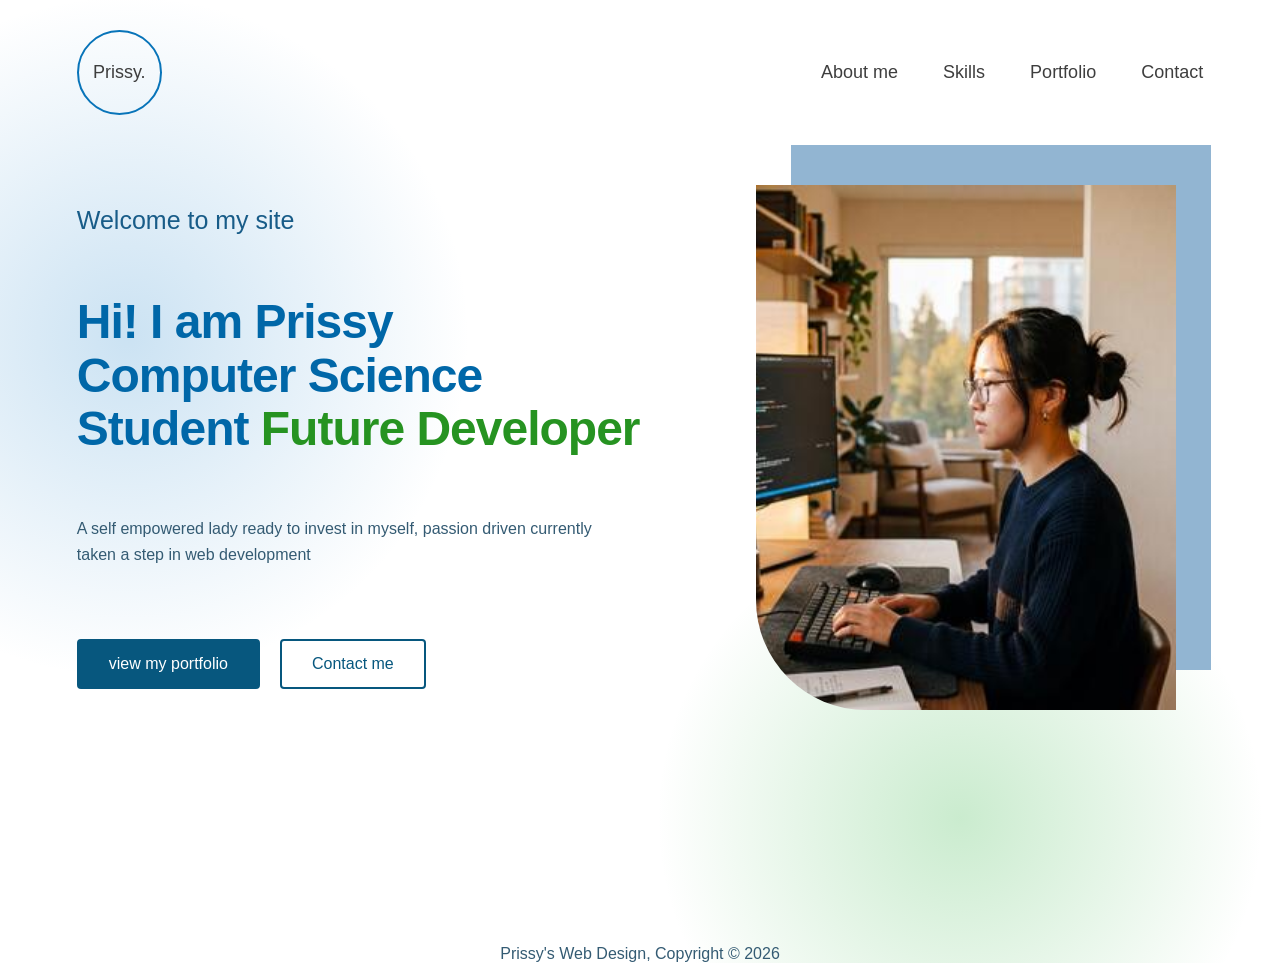
<file: index.html>
<!DOCTYPE html>
<html lang="en">
<head>
    <meta <meta name="viewport" content="width=device-width, initial-scale=1.0">
    <title>Prissy's Portfolio</title>
    <link rel="stylesheet" href="style.css">
</head>
<body>
    <!-- Header Section -->
    
   <header class="header">
       <a href="index.html" id="logo">Prissy.</a>
       
       <nav class="navigation">
           <ul class="nav-1">
             <li class="aboutme"><a href="about-me.html">About me</a></li>
             <li class="skills"><a href="skills.html">Skills</a></li>
             <li class="port"><a href="port.html">Portfolio</a></li>
             <li class="contact"><a href="contact.html">Contact</a></li>  
           </ul>
       </nav>
   </header>
   
   <main>
       <!-- section 2  -->
       
       <section class="Profile">
           <div class="Profile-container">
               
              <div class="line-1"><p class="welcome">Welcome to my site</p></div>
              
              <div class="line-2">
                <h1 class="salutation">Hi! I am Prissy <br> Computer Science Student <span id="Future-dev">Future Developer</span></h1>
              </div>
                         
              <div class="line-3">
                <p class="brief">A self empowered lady ready to invest in myself, passion driven currently taken a step in web development</p>
              </div>
            
            <div class="home-buttons">
                <a href="port.html" class="primary-button"> view my portfolio</a>
                <a href="contact.html" class="secondary-button">Contact me</a>
            </div>
            
            <div class="image">
                <img src="dev.jpg" alt="A female developer">
            </div>   
           </div>
       </section>
   </main>

    <footer>
        <p>Prissy's Web Design, Copyright &copy; 2026</p>
    </footer>
</body>
</html>
</file>
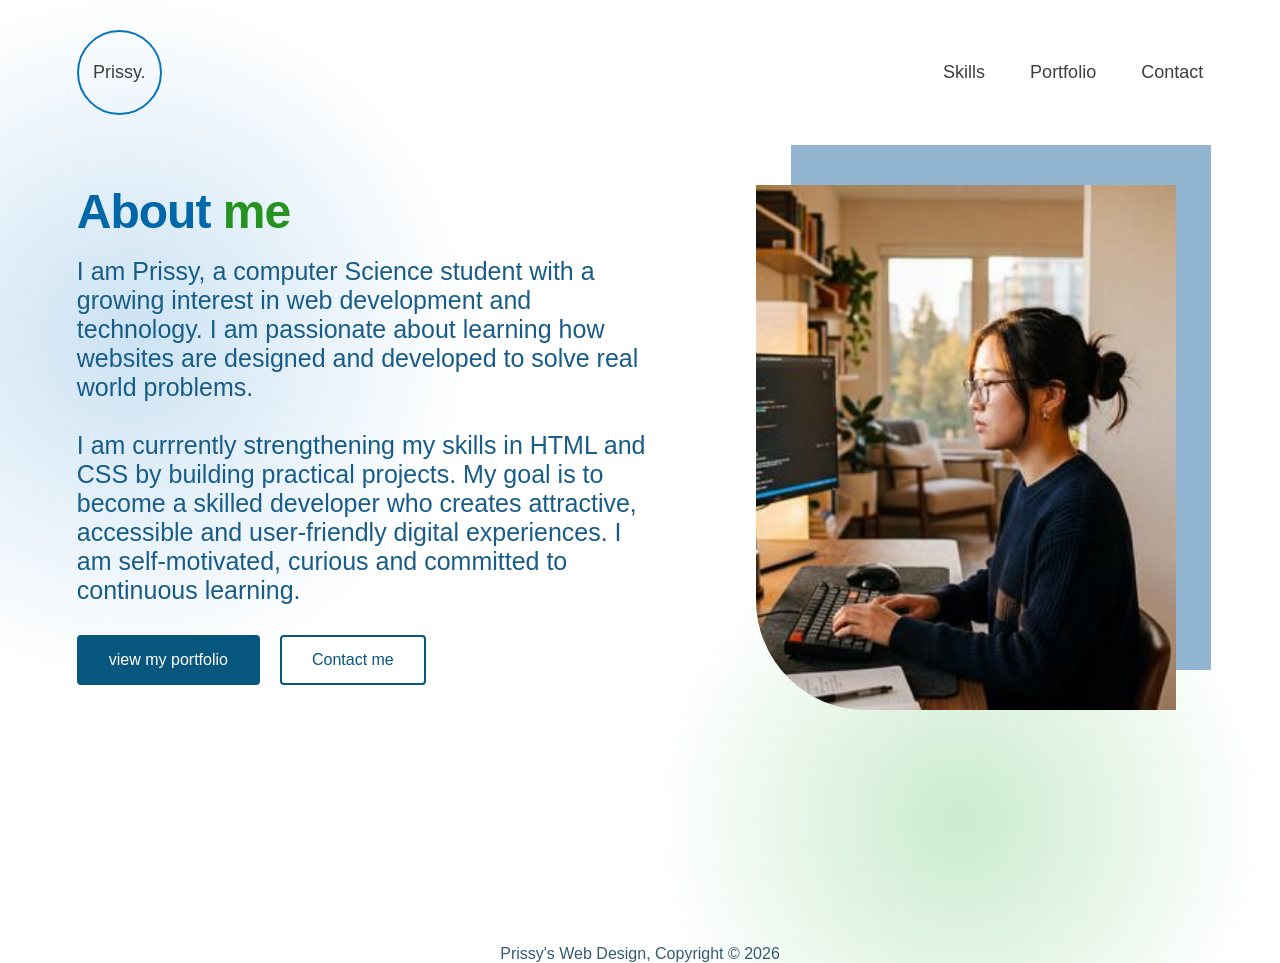
<file: about-me.html>
<!DOCTYPE html>
<html lang="en">
<head>
    <meta charset="UTF-8">
    <meta name="viewport" content="width=device-width, initial-scale=1.0">
    <title>About</title>
      <link rel="stylesheet" href="style.css">
</head>
<body>
    <!-- Header Section -->
    
   <header class="header">
       <a href="index.html" id="logo">Prissy.</a>
       
       <nav class="navigation">
           <ul class="nav-1">
             <li class="skills"><a href="skills.html">Skills</a></li>
             <li class="port"><a href="port.html">Portfolio</a></li>
             <li class="contact"><a href="contact.html">Contact</a></li>  
           </ul>
       </nav>
   </header>
   
   <main>
       <!-- section 2  -->
       
       <section class="Profile">
           <div class="Profile-container">
               
              <div class="line-1"><h1 class="salutation">About <span id="Future-dev">me</span></div>
              
              <div class="line-2">
                <p class="welcome">I am Prissy, a computer Science student with a growing interest in web development 
                    and technology. I am passionate about learning how websites are designed and developed to solve 
                    real world problems. <br><br>
                    I am currrently strengthening my skills in HTML and CSS by building practical projects. 
                    My goal is to become a skilled developer who creates attractive, accessible and user-friendly 
                    digital experiences. I am self-motivated, curious and committed to continuous learning.
                </p>
              </div>
            
            <div class="home-buttons">
                <a href="port.html" class="primary-button"> view my portfolio</a>
                <a href="contact.html" class="secondary-button">Contact me</a>
            </div>
            
            <div class="image">
                <img src="dev.jpg" alt="A female developer">
            </div>   
           </div>
       </section>
   </main>

   <footer>
        <p>Prissy's Web Design, Copyright &copy; 2026</p>
   </footer>
</body>
</html>
</file>
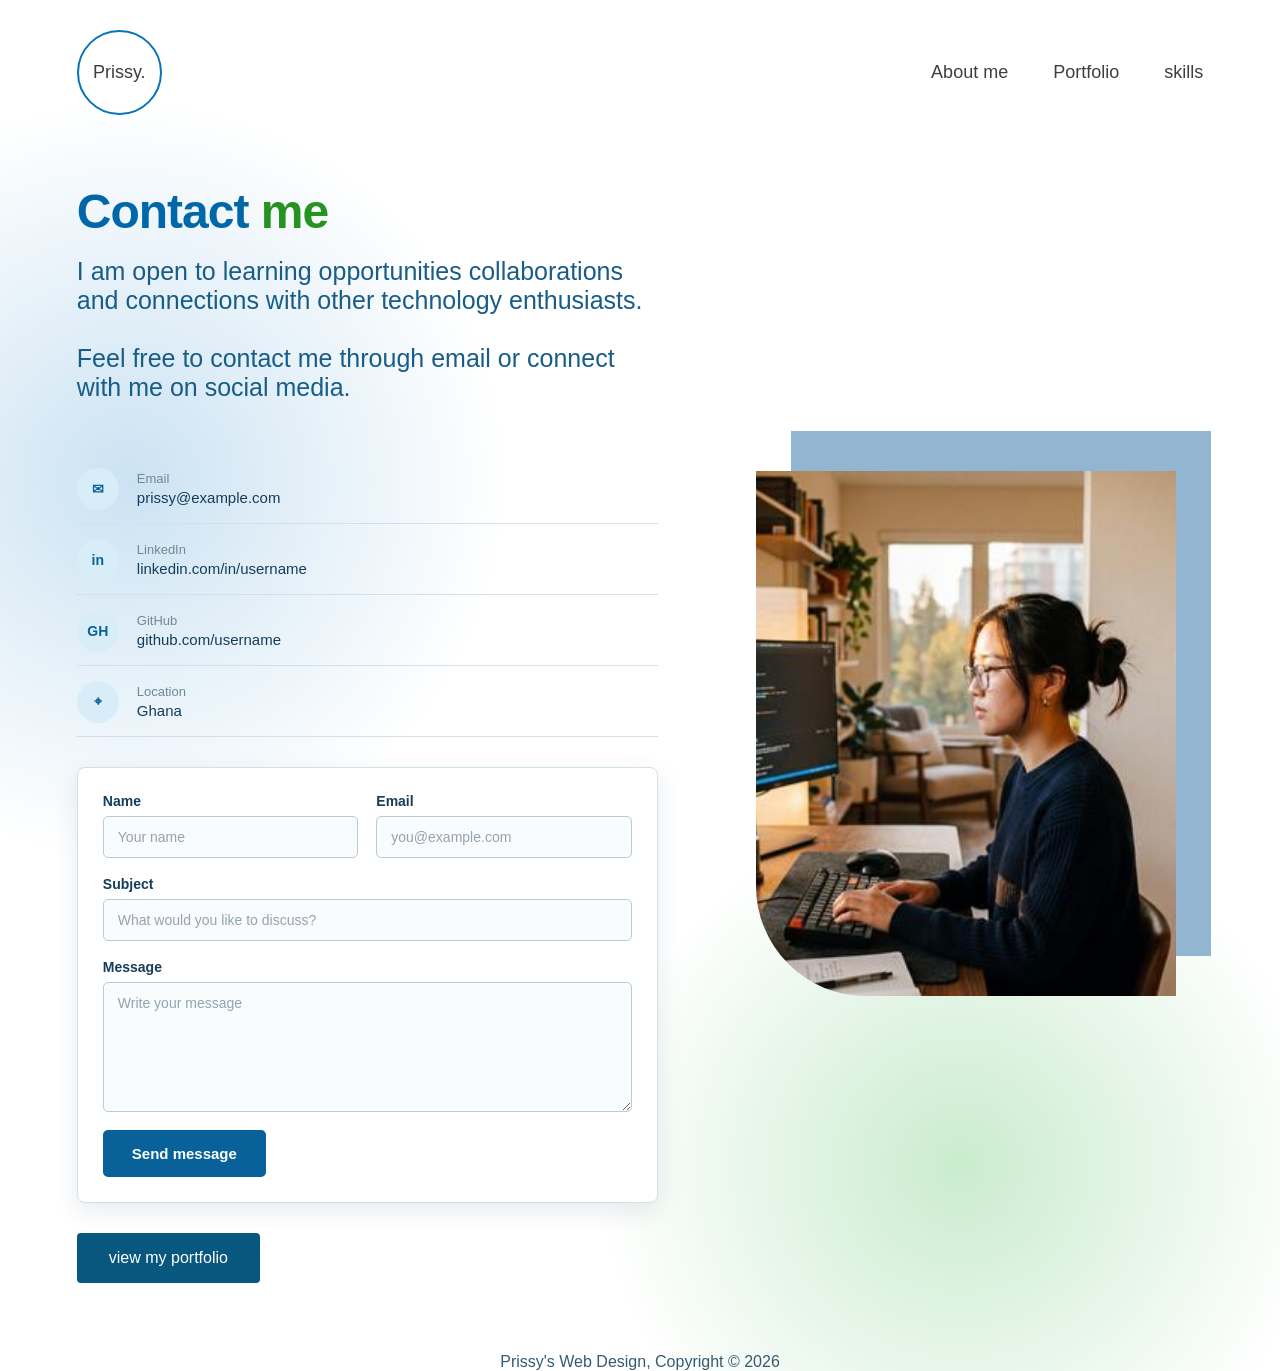
<file: contact.html>
<!DOCTYPE html>
<html lang="en">
<head>
    <meta charset="UTF-8">
    <meta name="viewport" content="width=device-width, initial-scale=1.0">
    <title>Contact</title>
      <link rel="stylesheet" href="style.css">
</head>
<body>
    <!-- Header Section -->
    
   <header class="header">
       <a href="index.html" id="logo">Prissy.</a>
       
       <nav class="navigation">
           <ul class="nav-1">
             <li class="home"><a href="about-me.html">About me</a></li>
             <li class="port"><a href="port.html">Portfolio</a></li>
             <li class="skills"><a href="skills.html">skills</a></li>  
           </ul>
       </nav>
   </header>
   
   <main>
       <!-- section 2  -->
       
       <section class="Profile">
           <div class="Profile-container">
               
              <div class="line-1"><h1 class="salutation">Contact <span id="Future-dev">me</span> </div>

              <div class="line-1">
                <p class="welcome">I am open to learning opportunities collaborations and connections with other
                    technology enthusiasts. <br><br> Feel free to contact me through email or connect with me on social media.
                </p> <br>

              </div>

              <section class="contact-section">

    <div class="contact-container">

        <!-- Contact information -->
        <div class="contact-information">

            <address class="contact-list">

                <div class="contact-item">
                    <span class="contact-icon">✉</span>

                    <div>
                        <span class="contact-label">Email</span>

                        <a href="mailto:prissy@example.com">
                            prissy@example.com
                        </a>
                    </div>
                </div>

                <div class="contact-item">
                    <span class="contact-icon">in</span>

                    <div>
                        <span class="contact-label">LinkedIn</span>

                        <a href="https://www.linkedin.com/in/username"
                           target="_blank"
                           rel="noopener noreferrer">
                            linkedin.com/in/username
                        </a>
                    </div>
                </div>

                <div class="contact-item">
                    <span class="contact-icon">GH</span>

                    <div>
                        <span class="contact-label">GitHub</span>

                        <a href="https://github.com/username"
                           target="_blank"
                           rel="noopener noreferrer">
                            github.com/username
                        </a>
                    </div>
                </div>

                <div class="contact-item">
                    <span class="contact-icon">⌖</span>

                    <div>
                        <span class="contact-label">Location</span>
                        <span class="contact-value">Ghana</span>
                    </div>
                </div>

            </address>

        </div>

        <!-- Contact form -->
        <form class="contact-form" action="#" method="post">

            <div class="form-group">
                <label for="visitor-name">Name</label>

                <input type="text"
                       id="visitor-name"
                       name="visitor-name"
                       placeholder="Your name"
                       required>
            </div>

            <div class="form-group">
                <label for="visitor-email">Email</label>

                <input type="email"
                       id="visitor-email"
                       name="visitor-email"
                       placeholder="you@example.com"
                       required>
            </div>

            <div class="form-group full-width">
                <label for="subject">Subject</label>

                <input type="text"
                       id="subject"
                       name="subject"
                       placeholder="What would you like to discuss?">
            </div>

            <div class="form-group full-width">
                <label for="message">Message</label>

                <textarea id="message"
                          name="message"
                          placeholder="Write your message"
                          rows="6"
                          required></textarea>
            </div>

            <button type="submit" class="send-button">
                Send message
            </button>

        </form>

    </div>

</section>
            
            <div class="home-buttons">
                <a href="port.html" class="primary-button"> view my portfolio</a>
            </div>
            
            <div class="image">
                <img src="dev.jpg" alt="A female developer">
            </div>   
           </div>
       </section>
   </main>

   <footer>
        <p>Prissy's Web Design, Copyright &copy; 2026</p>
   </footer>
</body>
</html>
</file>
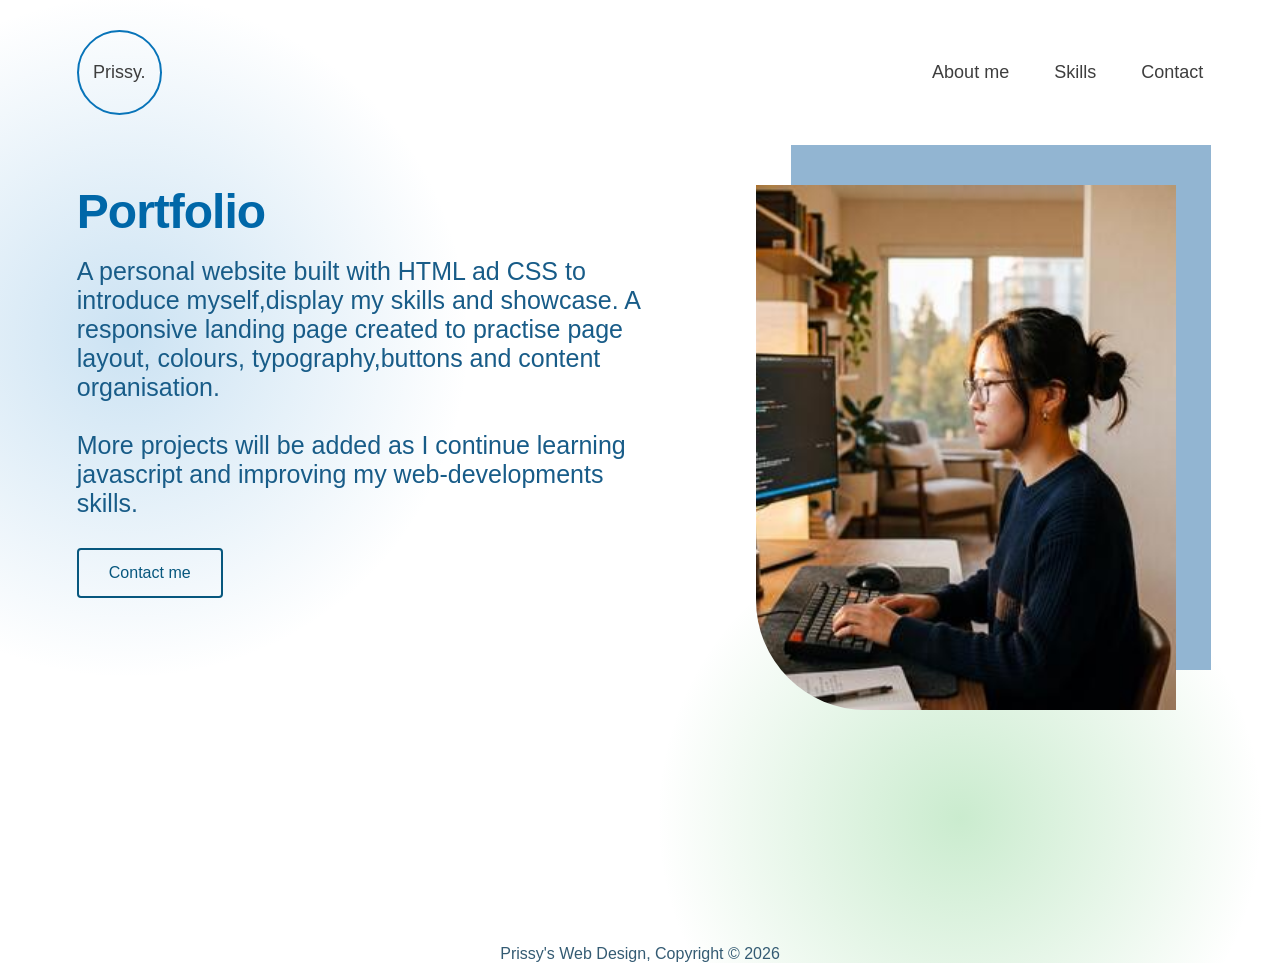
<file: port.html>
<!DOCTYPE html>
<html lang="en">
<head>
    <meta <meta name="viewport" content="width=device-width, initial-scale=1.0">
    <title>Portfolio</title>
    <link rel="stylesheet" href="style.css">
</head>
<body>
    <!-- Header Section -->
    
   <header class="header">
       <a href="index.html" id="logo">Prissy.</a>
       
       <nav class="navigation">
           <ul class="nav-1">
             <li class="aboutme"><a href="about-me.html">About me</a></li>
             <li class="skills"><a href="skills.html">Skills</a></li>
             <li class="contact"><a href="contact.html">Contact</a></li>  
           </ul>
       </nav>
   </header>
   
   <main>
       <!-- section 2  -->
       
       <section class="Profile">
           <div class="Profile-container">
                             
              <div class="line-2">
                <h1 class="salutation">Portfolio</h1>
              </div>

              <div class="line-1"><p class="welcome">A personal website built with HTML ad CSS to introduce 
                myself,display my skills and showcase. A responsive landing page created to practise page layout, 
                colours, typography,buttons and content organisation. <br><br>
                More projects will be added as I continue learning javascript and improving my web-developments 
                skills.
              </p></div>
            
            <div class="home-buttons">
                <a href="contact.html" class="secondary-button">Contact me</a>
            </div>
            
            <div class="image">
                <img src="dev.jpg" alt="A female developer">
            </div>   
           </div>
       </section>
   </main>

   <footer>
        <p>Prissy's Web Design, Copyright &copy; 2026</p>
   </footer>
</body>
</html>
</file>
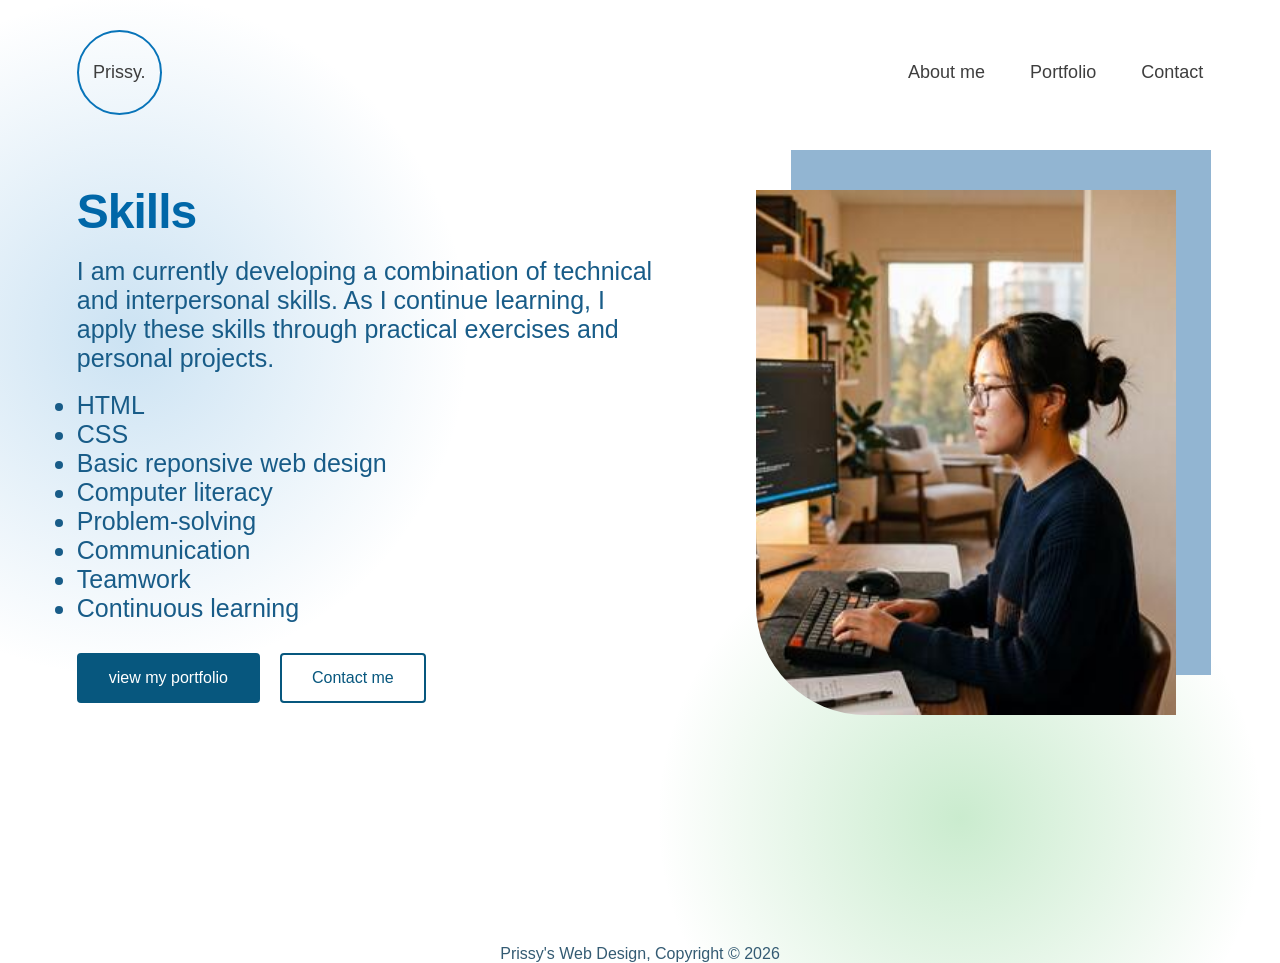
<file: skills.html>
<!DOCTYPE html>
<html lang="en">
<head>
    <meta charset="UTF-8">
    <meta name="viewport" content="width=device-width, initial-scale=1.0">
    <title>Skills</title>
      <link rel="stylesheet" href="style.css">
</head>
<body>
    <!-- Header Section -->
    
   <header class="header">
      <a href="index.html" id="logo">Prissy.</a>
       
       <nav class="navigation">
           <ul class="nav-1">
             <li class="home"><a href="about-me.html">About me</a></li>
             <li class="port"><a href="port.html">Portfolio</a></li>
             <li class="contact"><a href="contact.html">Contact</a></li>  
           </ul>
       </nav>
   </header>
   
   <main>
       <!-- section 2  -->
       
       <section class="Profile">
           <div class="Profile-container">
               
              <div class="line-1"><h1 class="salutation">Skills</div>

              <div class="line-1">
                <p class="welcome">I am currently developing a combination of technical and interpersonal skills. 
                    As I continue learning, I apply these skills through practical exercises and personal projects.
                </p> <br>

                <ul class="welcome">
                    <li>HTML</li>
                    <li>CSS</li>
                    <li>Basic reponsive web design</li>
                    <li>Computer literacy</li>
                    <li>Problem-solving</li>
                    <li>Communication</li>
                    <li>Teamwork</li>
                    <li>Continuous learning</li>
                </ul>

              </div>
            
            <div class="home-buttons">
                <a href="port.html" class="primary-button"> view my portfolio</a>
                <a href="contact.html" class="secondary-button">Contact me</a>
            </div>
            
            <div class="image">
                <img src="dev.jpg" alt="A female developer">
            </div>   
           </div>
       </section>
   </main>

   <footer>
        <p>Prissy's Web Design, Copyright &copy; 2026</p>
   </footer>
</body>
</html>
</file>
<file: style.css>
/* 1. GENERAL CSS RESET */

* {
    margin: 0;
    padding: 0;
    box-sizing: border-box;
}


/*2. GENERAL PAGE STYLING */

html {
    scroll-behavior: smooth;
}

body {
    min-height: 100vh;
    font-family: "Trebuchet MS", Arial, sans-serif;
    color: #153d5a;

    background:
        radial-gradient(
            circle at 10% 35%,
            rgba(107, 173, 220, 0.35),
            transparent 26%
        ),
        radial-gradient(
            circle at 75% 85%,
            rgba(80, 190, 94, 0.30),
            transparent 24%
        ),
        #ffffff;
}


/* 3. HEADER AND NAVIGATION */

.header {
    width: 100%;
    padding: 30px 6%;

    display: flex;
    justify-content: space-between;
    align-items: center;
}

a#logo {
   width: 85px;
   height: 85px;

   display: flex;
   justify-content: center;
   align-items: center;

   border: 2px solid #0874b9;
   border-radius: 50%;

   color: #3e3e3e;
   background-color: transparent;

   font-size: 18px;
   font-weight: normal;
   text-decoration: none;

   transition: 
        background-color 0.3s ease, 
        color 0.3s ease,
        transform 0.3s ease
}

a#logo:hover {
    background-color: #0874b9;
    color: #ffffff;
    transform: scale(1.05);
}

.nav-1 {
    display: flex;
    align-items: center;
    gap: 45px;
    list-style: none;
}

.nav-1 a {
    color: #3e3e3e;
    font-size: 18px;
    text-decoration: none;
    transition: color 0.3s ease;
}

.nav-1 a:hover {
    color: #0874b9;
}


/* 4. PROFILE/HERO SECTION */

.Profile {
    min-height: calc(100vh - 100px);
    padding: 40px 6% 70px;
}

.Profile-container {
    width: 100%;
    max-width: 1200px;
    margin: 0 auto;

    display: grid;
    grid-template-columns: 1.1fr 0.9fr;
    column-gap: 70px;
    row-gap: 18px;

    align-items: center;
}

.line-1,
.line-2,
.line-3,
.home-buttons {
    grid-column: 1;
}


/* Welcome text */

.welcome {
    color: #185c88;
    font-size: 25px;
}


/* Main heading */

.salutation {
    color: #0067a8;
    font-size: 48px;
    line-height: 1.12;
    letter-spacing: -1px;
}

#Future-dev {
    color: #269321;
}


/* Brief introduction */

.brief {
    max-width: 540px;
    color: #345b73;
    font-size: 16px;
    line-height: 1.6;
}


/* 5. HOME BUTTONS */

.home-buttons {
    display: flex;
    flex-wrap: wrap;
    gap: 20px;
    margin-top: 12px;
}

.primary-button,
.secondary-button {
    display: inline-block;
    padding: 14px 30px;

    border: 2px solid #07577e;
    border-radius: 4px;

    font-size: 16px;
    text-decoration: none;

    transition:
        background-color 0.3s ease,
        color 0.3s ease,
        transform 0.3s ease;
}

.primary-button {
    background-color: #07577e;
    color: #ffffff;
}

.secondary-button {
    background-color: transparent;
    color: #07577e;
}

.primary-button:hover,
.secondary-button:hover {
    transform: translateY(-3px);
}

.primary-button:hover {
    background-color: #043e5b;
}

.secondary-button:hover {
    background-color: #07577e;
    color: #ffffff;
}


/* 6. PROFILE IMAGE */

.image {
    position: relative;

    grid-column: 2;
    grid-row: 1 / span 4;

    width: 100%;
    max-width: 420px;

    justify-self: center;
    align-self: center;
}

.image::before {
    content: "";

    position: absolute;
    top: -40px;
    right: -35px;

    width: 100%;
    height: 100%;

    background-color: #92b5d2;
    z-index: 0;
}

.image img {
    position: relative;
    z-index: 1;

    display: block;
    width: 100%;
    aspect-ratio: 4 / 5;

    object-fit: cover;
    border-radius: 0 0 0 110px;
}



/*footer*/
footer p{
    /*color:#ffffff;*/
    color: #345b73;
    text-align:center;
   /*  padding:10px;
    margin-bottom:0px;
    margin-top:20px;*/
}

/* CONTACT DETAILS AND FORM ONLY*/

.Profile-container > .contact-section {
    grid-column: 1;

    width: 100%;
    max-width: 600px;

    padding: 0;
    background-color: transparent;
}


/*EMAIL, LINKEDIN, GITHUB AND LOCATION */

.contact-section .contact-list {
    display: grid;
    gap: 15px;

    margin: 30px 0;

    font-style: normal;
}


/* Each contact-information row */

.contact-section .contact-item {
    display: grid;
    grid-template-columns: 45px 1fr;
    gap: 15px;

    align-items: center;

    padding-bottom: 13px;
    border-bottom: 1px solid #d4e0e7;
}


/* Circular icon */

.contact-section .contact-icon {
    width: 42px;
    height: 42px;

    display: flex;
    justify-content: center;
    align-items: center;

    border-radius: 50%;

    background-color: #d9edf8;
    color: #086198;

    font-size: 14px;
    font-weight: bold;
}


/* Email, LinkedIn, GitHub and Location labels */

.contact-section .contact-label {
    display: block;
    margin-bottom: 3px;

    color: #708896;
    font-size: 13px;
}


/* Contact links and location */

.contact-section .contact-item a,
.contact-section .contact-value {
    color: #153d5a;
    font-size: 15px;
    text-decoration: none;
}


/* Link hover effect */

.contact-section .contact-item a:hover {
    color: #269321;
    text-decoration: underline;
}


/* CONTACT FORM */

.contact-section .contact-form {
    width: 100%;

    display: grid;
    grid-template-columns: 1fr 1fr;
    gap: 18px;

    padding: 25px;

    border: 1px solid #d4e0e7;
    border-radius: 8px;

    background-color: #ffffff;

    box-shadow: 0 8px 25px rgba(21, 61, 90, 0.10);
}


/* Each label and input group */

.contact-section .form-group {
    display: flex;
    flex-direction: column;
    gap: 7px;
}


/* Subject and message occupy both columns */

.contact-section .full-width {
    grid-column: 1 / -1;
}


/* Form labels */

.contact-section .form-group label {
    color: #153d5a;
    font-size: 14px;
    font-weight: bold;
}


/* Input boxes and message box */

.contact-section .form-group input,
.contact-section .form-group textarea {
    width: 100%;
    padding: 12px 14px;

    border: 1px solid #b8cbd6;
    border-radius: 5px;

    background-color: #f9fcfd;
    color: #153d5a;

    font-family: inherit;
    font-size: 14px;
}


/* Message box specifically */

.contact-section .form-group textarea {
    min-height: 130px;
    resize: vertical;
}


/* Styling when typing inside a field */

.contact-section .form-group input:focus,
.contact-section .form-group textarea:focus {
    border-color: #086198;
    outline: 3px solid rgba(8, 97, 152, 0.12);
}


/* Placeholder text */

.contact-section .form-group input::placeholder,
.contact-section .form-group textarea::placeholder {
    color: #91a4af;
}


/*SEND MESSAGE BUTTON */

.contact-section .send-button {
    grid-column: 1 / -1;
    justify-self: start;

    padding: 13px 27px;

    border: 2px solid #086198;
    border-radius: 5px;

    background-color: #086198;
    color: #ffffff;

    font-family: inherit;
    font-size: 15px;
    font-weight: bold;

    cursor: pointer;

    transition:
        background-color 0.3s ease,
        color 0.3s ease,
        transform 0.3s ease;
}


/* Send-button hover */

.contact-section .send-button:hover {
    background-color: transparent;
    color: #086198;

    transform: translateY(-2px);
}
</file>
